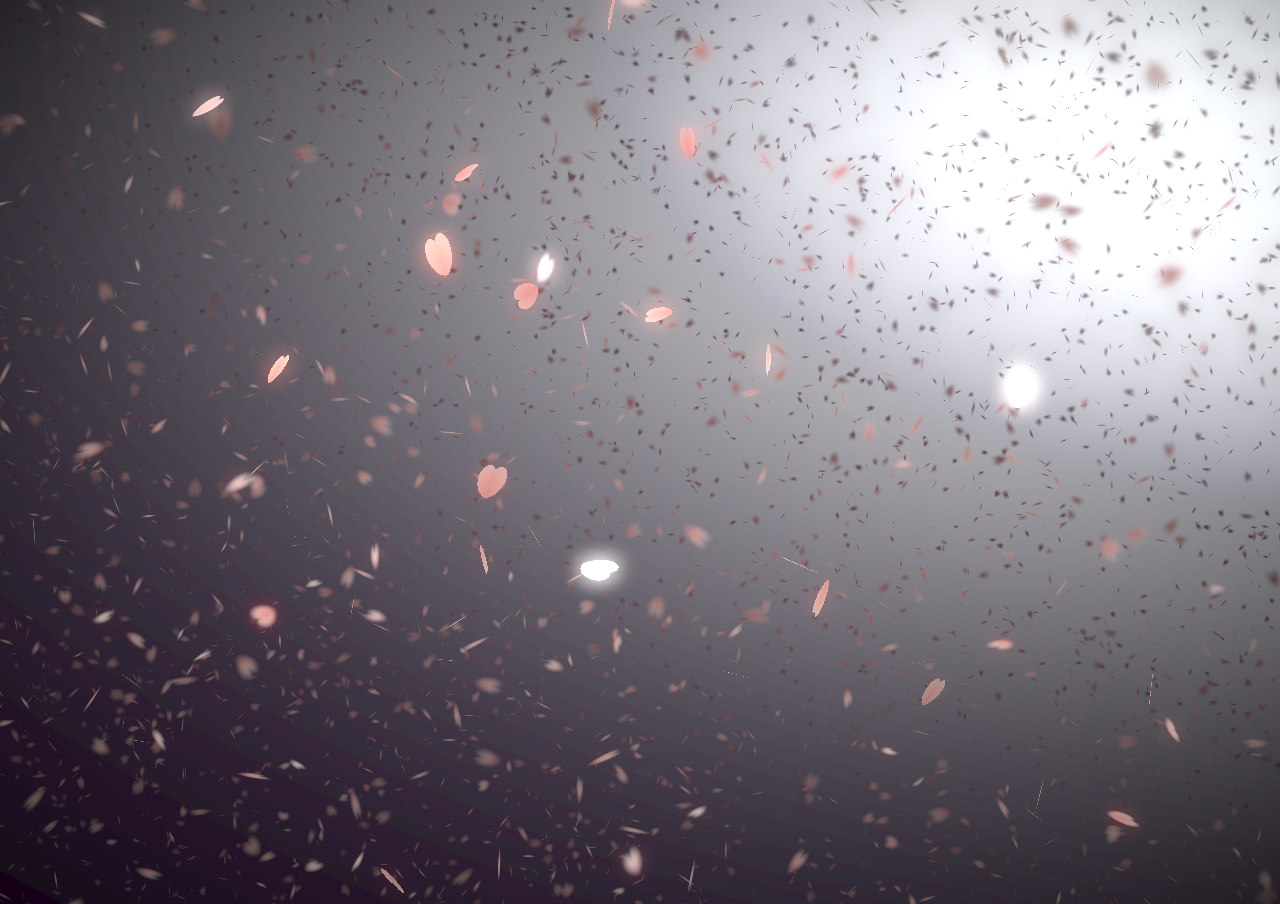
<file: js/test1.html>
<!doctype html>
<html>
<head>
<meta charset="utf-8">
<title>HTML5-漂亮的3D Canvas背景图形动画特效-找优质资源尽在【蓝文资源库】bluestep.cc</title>
<link rel="alternate" href="/atom.xml" title="风萧萧兮易水寒，" type="application/atom+xml">
</head>
<style>
body {
    padding:0;
    margin:0;
    overflow:hidden;
	height: 600px;
}
canvas {
    padding:0;
    margin:0;
}
div.btnbg {
    position:fixed;
    left:0;
    top:0;
}
</style>
<body>
<canvas id="sakura"></canvas>
<div class="btnbg">
</div>
<!-- sakura shader -->
<script id="sakura_point_vsh" type="x-shader/x_vertex">
uniform mat4 uProjection;
uniform mat4 uModelview;
uniform vec3 uResolution;
uniform vec3 uOffset;
uniform vec3 uDOF;  //x:focus distance, y:focus radius, z:max radius
uniform vec3 uFade; //x:start distance, y:half distance, z:near fade start

attribute vec3 aPosition;
attribute vec3 aEuler;
attribute vec2 aMisc; //x:size, y:fade

varying vec3 pposition;
varying float psize;
varying float palpha;
varying float pdist;

//varying mat3 rotMat;
varying vec3 normX;
varying vec3 normY;
varying vec3 normZ;
varying vec3 normal;

varying float diffuse;
varying float specular;
varying float rstop;
varying float distancefade;

void main(void) {
    // Projection is based on vertical angle
    vec4 pos = uModelview * vec4(aPosition + uOffset, 1.0);
    gl_Position = uProjection * pos;
    gl_PointSize = aMisc.x * uProjection[1][1] / -pos.z * uResolution.y * 0.5;
    
    pposition = pos.xyz;
    psize = aMisc.x;
    pdist = length(pos.xyz);
    palpha = smoothstep(0.0, 1.0, (pdist - 0.1) / uFade.z);
    
    vec3 elrsn = sin(aEuler);
    vec3 elrcs = cos(aEuler);
    mat3 rotx = mat3(
        1.0, 0.0, 0.0,
        0.0, elrcs.x, elrsn.x,
        0.0, -elrsn.x, elrcs.x
    );
    mat3 roty = mat3(
        elrcs.y, 0.0, -elrsn.y,
        0.0, 1.0, 0.0,
        elrsn.y, 0.0, elrcs.y
    );
    mat3 rotz = mat3(
        elrcs.z, elrsn.z, 0.0, 
        -elrsn.z, elrcs.z, 0.0,
        0.0, 0.0, 1.0
    );
    mat3 rotmat = rotx * roty * rotz;
    normal = rotmat[2];
    
    mat3 trrotm = mat3(
        rotmat[0][0], rotmat[1][0], rotmat[2][0],
        rotmat[0][1], rotmat[1][1], rotmat[2][1],
        rotmat[0][2], rotmat[1][2], rotmat[2][2]
    );
    normX = trrotm[0];
    normY = trrotm[1];
    normZ = trrotm[2];
    
    const vec3 lit = vec3(0.6917144638660746, 0.6917144638660746, -0.20751433915982237);
    
    float tmpdfs = dot(lit, normal);
    if(tmpdfs < 0.0) {
        normal = -normal;
        tmpdfs = dot(lit, normal);
    }
    diffuse = 0.4 + tmpdfs;
    
    vec3 eyev = normalize(-pos.xyz);
    if(dot(eyev, normal) > 0.0) {
        vec3 hv = normalize(eyev + lit);
        specular = pow(max(dot(hv, normal), 0.0), 20.0);
    }
    else {
        specular = 0.0;
    }
    
    rstop = clamp((abs(pdist - uDOF.x) - uDOF.y) / uDOF.z, 0.0, 1.0);
    rstop = pow(rstop, 0.5);
    //-0.69315 = ln(0.5)
    distancefade = min(1.0, exp((uFade.x - pdist) * 0.69315 / uFade.y));
}
</script>
<script id="sakura_point_fsh" type="x-shader/x_fragment">
#ifdef GL_ES
//precision mediump float;
precision highp float;
#endif

uniform vec3 uDOF;  //x:focus distance, y:focus radius, z:max radius
uniform vec3 uFade; //x:start distance, y:half distance, z:near fade start

const vec3 fadeCol = vec3(0.08, 0.03, 0.06);

varying vec3 pposition;
varying float psize;
varying float palpha;
varying float pdist;

//varying mat3 rotMat;
varying vec3 normX;
varying vec3 normY;
varying vec3 normZ;
varying vec3 normal;

varying float diffuse;
varying float specular;
varying float rstop;
varying float distancefade;

float ellipse(vec2 p, vec2 o, vec2 r) {
    vec2 lp = (p - o) / r;
    return length(lp) - 1.0;
}

void main(void) {
    vec3 p = vec3(gl_PointCoord - vec2(0.5, 0.5), 0.0) * 2.0;
    vec3 d = vec3(0.0, 0.0, -1.0);
    float nd = normZ.z; //dot(-normZ, d);
    if(abs(nd) < 0.0001) discard;
    
    float np = dot(normZ, p);
    vec3 tp = p + d * np / nd;
    vec2 coord = vec2(dot(normX, tp), dot(normY, tp));
    
    //angle = 15 degree
    const float flwrsn = 0.258819045102521;
    const float flwrcs = 0.965925826289068;
    mat2 flwrm = mat2(flwrcs, -flwrsn, flwrsn, flwrcs);
    vec2 flwrp = vec2(abs(coord.x), coord.y) * flwrm;
    
    float r;
    if(flwrp.x < 0.0) {
        r = ellipse(flwrp, vec2(0.065, 0.024) * 0.5, vec2(0.36, 0.96) * 0.5);
    }
    else {
        r = ellipse(flwrp, vec2(0.065, 0.024) * 0.5, vec2(0.58, 0.96) * 0.5);
    }
    
    if(r > rstop) discard;
    
    vec3 col = mix(vec3(1.0, 0.8, 0.75), vec3(1.0, 0.9, 0.87), r);
    float grady = mix(0.0, 1.0, pow(coord.y * 0.5 + 0.5, 0.35));
    col *= vec3(1.0, grady, grady);
    col *= mix(0.8, 1.0, pow(abs(coord.x), 0.3));
    col = col * diffuse + specular;
    
    col = mix(fadeCol, col, distancefade);
    
    float alpha = (rstop > 0.001)? (0.5 - r / (rstop * 2.0)) : 1.0;
    alpha = smoothstep(0.0, 1.0, alpha) * palpha;
    
    gl_FragColor = vec4(col * 0.5, alpha);
}
</script>
<!-- effects -->
<script id="fx_common_vsh" type="x-shader/x_vertex">
uniform vec3 uResolution;
attribute vec2 aPosition;

varying vec2 texCoord;
varying vec2 screenCoord;

void main(void) {
    gl_Position = vec4(aPosition, 0.0, 1.0);
    texCoord = aPosition.xy * 0.5 + vec2(0.5, 0.5);
    screenCoord = aPosition.xy * vec2(uResolution.z, 1.0);
}
</script>
<script id="bg_fsh" type="x-shader/x_fragment">
#ifdef GL_ES
//precision mediump float;
precision highp float;
#endif

uniform vec2 uTimes;

varying vec2 texCoord;
varying vec2 screenCoord;

void main(void) {
    vec3 col;
    float c;
    vec2 tmpv = texCoord * vec2(0.8, 1.0) - vec2(0.95, 1.0);
    c = exp(-pow(length(tmpv) * 1.8, 2.0));
    col = mix(vec3(0.02, 0.0, 0.03), vec3(0.96, 0.98, 1.0) * 1.5, c);
    gl_FragColor = vec4(col * 0.5, 1.0);
}
</script>
<script id="fx_brightbuf_fsh" type="x-shader/x_fragment">
#ifdef GL_ES
//precision mediump float;
precision highp float;
#endif
uniform sampler2D uSrc;
uniform vec2 uDelta;

varying vec2 texCoord;
varying vec2 screenCoord;

void main(void) {
    vec4 col = texture2D(uSrc, texCoord);
    gl_FragColor = vec4(col.rgb * 2.0 - vec3(0.5), 1.0);
}
</script>
<script id="fx_dirblur_r4_fsh" type="x-shader/x_fragment">
#ifdef GL_ES
//precision mediump float;
precision highp float;
#endif
uniform sampler2D uSrc;
uniform vec2 uDelta;
uniform vec4 uBlurDir; //dir(x, y), stride(z, w)

varying vec2 texCoord;
varying vec2 screenCoord;

void main(void) {
    vec4 col = texture2D(uSrc, texCoord);
    col = col + texture2D(uSrc, texCoord + uBlurDir.xy * uDelta);
    col = col + texture2D(uSrc, texCoord - uBlurDir.xy * uDelta);
    col = col + texture2D(uSrc, texCoord + (uBlurDir.xy + uBlurDir.zw) * uDelta);
    col = col + texture2D(uSrc, texCoord - (uBlurDir.xy + uBlurDir.zw) * uDelta);
    gl_FragColor = col / 5.0;
}
</script>
<!-- effect fragment shader template -->
<script id="fx_common_fsh" type="x-shader/x_fragment">
#ifdef GL_ES
//precision mediump float;
precision highp float;
#endif
uniform sampler2D uSrc;
uniform vec2 uDelta;

varying vec2 texCoord;
varying vec2 screenCoord;

void main(void) {
    gl_FragColor = texture2D(uSrc, texCoord);
}
</script>
<!-- post processing -->
<script id="pp_final_vsh" type="x-shader/x_vertex">
uniform vec3 uResolution;
attribute vec2 aPosition;
varying vec2 texCoord;
varying vec2 screenCoord;
void main(void) {
    gl_Position = vec4(aPosition, 0.0, 1.0);
    texCoord = aPosition.xy * 0.5 + vec2(0.5, 0.5);
    screenCoord = aPosition.xy * vec2(uResolution.z, 1.0);
}
</script>
<script id="pp_final_fsh" type="x-shader/x_fragment">
#ifdef GL_ES
//precision mediump float;
precision highp float;
#endif
uniform sampler2D uSrc;
uniform sampler2D uBloom;
uniform vec2 uDelta;
varying vec2 texCoord;
varying vec2 screenCoord;
void main(void) {
    vec4 srccol = texture2D(uSrc, texCoord) * 2.0;
    vec4 bloomcol = texture2D(uBloom, texCoord);
    vec4 col;
    col = srccol + bloomcol * (vec4(1.0) + srccol);
    col *= smoothstep(1.0, 0.0, pow(length((texCoord - vec2(0.5)) * 2.0), 1.2) * 0.5);
    col = pow(col, vec4(0.45454545454545)); //(1.0 / 2.2)
    
    gl_FragColor = vec4(col.rgb, 1.0);
    gl_FragColor.a = 1.0;
}
</script>
</body>
<script>
// Utilities
var Vector3 = {};
var Matrix44 = {};
Vector3.create = function(x, y, z) {
    return {'x':x, 'y':y, 'z':z};
};
Vector3.dot = function (v0, v1) {
    return v0.x * v1.x + v0.y * v1.y + v0.z * v1.z;
};
Vector3.cross = function (v, v0, v1) {
    v.x = v0.y * v1.z - v0.z * v1.y;
    v.y = v0.z * v1.x - v0.x * v1.z;
    v.z = v0.x * v1.y - v0.y * v1.x;
};
Vector3.normalize = function (v) {
    var l = v.x * v.x + v.y * v.y + v.z * v.z;
    if(l > 0.00001) {
        l = 1.0 / Math.sqrt(l);
        v.x *= l;
        v.y *= l;
        v.z *= l;
    }
};
Vector3.arrayForm = function(v) {
    if(v.array) {
        v.array[0] = v.x;
        v.array[1] = v.y;
        v.array[2] = v.z;
    }
    else {
        v.array = new Float32Array([v.x, v.y, v.z]);
    }
    return v.array;
};
Matrix44.createIdentity = function () {
    return new Float32Array([1.0, 0.0, 0.0, 0.0, 0.0, 1.0, 0.0, 0.0, 0.0, 0.0, 1.0, 0.0, 0.0, 0.0, 0.0, 1.0]);
};
Matrix44.loadProjection = function (m, aspect, vdeg, near, far) {
    var h = near * Math.tan(vdeg * Math.PI / 180.0 * 0.5) * 2.0;
    var w = h * aspect;
    
    m[0] = 2.0 * near / w;
    m[1] = 0.0;
    m[2] = 0.0;
    m[3] = 0.0;
    
    m[4] = 0.0;
    m[5] = 2.0 * near / h;
    m[6] = 0.0;
    m[7] = 0.0;
    
    m[8] = 0.0;
    m[9] = 0.0;
    m[10] = -(far + near) / (far - near);
    m[11] = -1.0;
    
    m[12] = 0.0;
    m[13] = 0.0;
    m[14] = -2.0 * far * near / (far - near);
    m[15] = 0.0;
};
Matrix44.loadLookAt = function (m, vpos, vlook, vup) {
    var frontv = Vector3.create(vpos.x - vlook.x, vpos.y - vlook.y, vpos.z - vlook.z);
    Vector3.normalize(frontv);
    var sidev = Vector3.create(1.0, 0.0, 0.0);
    Vector3.cross(sidev, vup, frontv);
    Vector3.normalize(sidev);
    var topv = Vector3.create(1.0, 0.0, 0.0);
    Vector3.cross(topv, frontv, sidev);
    Vector3.normalize(topv);
    
    m[0] = sidev.x;
    m[1] = topv.x;
    m[2] = frontv.x;
    m[3] = 0.0;
    
    m[4] = sidev.y;
    m[5] = topv.y;
    m[6] = frontv.y;
    m[7] = 0.0;
    
    m[8] = sidev.z;
    m[9] = topv.z;
    m[10] = frontv.z;
    m[11] = 0.0;
    
    m[12] = -(vpos.x * m[0] + vpos.y * m[4] + vpos.z * m[8]);
    m[13] = -(vpos.x * m[1] + vpos.y * m[5] + vpos.z * m[9]);
    m[14] = -(vpos.x * m[2] + vpos.y * m[6] + vpos.z * m[10]);
    m[15] = 1.0;
};

//
var timeInfo = {
    'start':0, 'prev':0, // Date
    'delta':0, 'elapsed':0 // Number(sec)
};

//
var gl;
var renderSpec = {
    'width':0,
    'height':0,
    'aspect':1,
    'array':new Float32Array(3),
    'halfWidth':0,
    'halfHeight':0,
    'halfArray':new Float32Array(3)
    // and some render targets. see setViewport()
};
renderSpec.setSize = function(w, h) {
    renderSpec.width = w;
    renderSpec.height = h;
    renderSpec.aspect = renderSpec.width / renderSpec.height;
    renderSpec.array[0] = renderSpec.width;
    renderSpec.array[1] = renderSpec.height;
    renderSpec.array[2] = renderSpec.aspect;
    
    renderSpec.halfWidth = Math.floor(w / 2);
    renderSpec.halfHeight = Math.floor(h / 2);
    renderSpec.halfArray[0] = renderSpec.halfWidth;
    renderSpec.halfArray[1] = renderSpec.halfHeight;
    renderSpec.halfArray[2] = renderSpec.halfWidth / renderSpec.halfHeight;
};

function deleteRenderTarget(rt) {
    gl.deleteFramebuffer(rt.frameBuffer);
    gl.deleteRenderbuffer(rt.renderBuffer);
    gl.deleteTexture(rt.texture);
}

function createRenderTarget(w, h) {
    var ret = {
        'width':w,
        'height':h,
        'sizeArray':new Float32Array([w, h, w / h]),
        'dtxArray':new Float32Array([1.0 / w, 1.0 / h])
    };
    ret.frameBuffer = gl.createFramebuffer();
    ret.renderBuffer = gl.createRenderbuffer();
    ret.texture = gl.createTexture();
    
    gl.bindTexture(gl.TEXTURE_2D, ret.texture);
    gl.texImage2D(gl.TEXTURE_2D, 0, gl.RGBA, w, h, 0, gl.RGBA, gl.UNSIGNED_BYTE, null);
    gl.texParameteri(gl.TEXTURE_2D, gl.TEXTURE_WRAP_S, gl.CLAMP_TO_EDGE);
    gl.texParameteri(gl.TEXTURE_2D, gl.TEXTURE_WRAP_T, gl.CLAMP_TO_EDGE);
    gl.texParameteri(gl.TEXTURE_2D, gl.TEXTURE_MAG_FILTER, gl.LINEAR);
    gl.texParameteri(gl.TEXTURE_2D, gl.TEXTURE_MIN_FILTER, gl.LINEAR);
    
    gl.bindFramebuffer(gl.FRAMEBUFFER, ret.frameBuffer);
    gl.framebufferTexture2D(gl.FRAMEBUFFER, gl.COLOR_ATTACHMENT0, gl.TEXTURE_2D, ret.texture, 0);
    
    gl.bindRenderbuffer(gl.RENDERBUFFER, ret.renderBuffer);
    gl.renderbufferStorage(gl.RENDERBUFFER, gl.DEPTH_COMPONENT16, w, h);
    gl.framebufferRenderbuffer(gl.FRAMEBUFFER, gl.DEPTH_ATTACHMENT, gl.RENDERBUFFER, ret.renderBuffer);
    
    gl.bindTexture(gl.TEXTURE_2D, null);
    gl.bindRenderbuffer(gl.RENDERBUFFER, null);
    gl.bindFramebuffer(gl.FRAMEBUFFER, null);
    
    return ret;
}

function compileShader(shtype, shsrc) {
	var retsh = gl.createShader(shtype);
	
	gl.shaderSource(retsh, shsrc);
	gl.compileShader(retsh);
	
	if(!gl.getShaderParameter(retsh, gl.COMPILE_STATUS)) {
		var errlog = gl.getShaderInfoLog(retsh);
		gl.deleteShader(retsh);
		console.error(errlog);
		return null;
	}
	return retsh;
}

function createShader(vtxsrc, frgsrc, uniformlist, attrlist) {
    var vsh = compileShader(gl.VERTEX_SHADER, vtxsrc);
    var fsh = compileShader(gl.FRAGMENT_SHADER, frgsrc);
    
    if(vsh == null || fsh == null) {
        return null;
    }
    
    var prog = gl.createProgram();
    gl.attachShader(prog, vsh);
    gl.attachShader(prog, fsh);
    
    gl.deleteShader(vsh);
    gl.deleteShader(fsh);
    
    gl.linkProgram(prog);
    if (!gl.getProgramParameter(prog, gl.LINK_STATUS)) {
        var errlog = gl.getProgramInfoLog(prog);
        console.error(errlog);
        return null;
    }
    
    if(uniformlist) {
        prog.uniforms = {};
        for(var i = 0; i < uniformlist.length; i++) {
            prog.uniforms[uniformlist[i]] = gl.getUniformLocation(prog, uniformlist[i]);
        }
    }
    
    if(attrlist) {
        prog.attributes = {};
        for(var i = 0; i < attrlist.length; i++) {
            var attr = attrlist[i];
            prog.attributes[attr] = gl.getAttribLocation(prog, attr);
        }
    }
    
    return prog;
}

function useShader(prog) {
    gl.useProgram(prog);
    for(var attr in prog.attributes) {
        gl.enableVertexAttribArray(prog.attributes[attr]);;
    }
}

function unuseShader(prog) {
    for(var attr in prog.attributes) {
        gl.disableVertexAttribArray(prog.attributes[attr]);;
    }
    gl.useProgram(null);
}

/////
var projection = {
    'angle':60,
    'nearfar':new Float32Array([0.1, 100.0]),
    'matrix':Matrix44.createIdentity()
};
var camera = {
    'position':Vector3.create(0, 0, 100),
    'lookat':Vector3.create(0, 0, 0),
    'up':Vector3.create(0, 1, 0),
    'dof':Vector3.create(10.0, 4.0, 8.0),
    'matrix':Matrix44.createIdentity()
};

var pointFlower = {};
var meshFlower = {};
var sceneStandBy = false;

var BlossomParticle = function () {
    this.velocity = new Array(3);
    this.rotation = new Array(3);
    this.position = new Array(3);
    this.euler = new Array(3);
    this.size = 1.0;
    this.alpha = 1.0;
    this.zkey = 0.0;
};

BlossomParticle.prototype.setVelocity = function (vx, vy, vz) {
    this.velocity[0] = vx;
    this.velocity[1] = vy;
    this.velocity[2] = vz;
};

BlossomParticle.prototype.setRotation = function (rx, ry, rz) {
    this.rotation[0] = rx;
    this.rotation[1] = ry;
    this.rotation[2] = rz;
};

BlossomParticle.prototype.setPosition = function (nx, ny, nz) {
    this.position[0] = nx;
    this.position[1] = ny;
    this.position[2] = nz;
};

BlossomParticle.prototype.setEulerAngles = function (rx, ry, rz) {
    this.euler[0] = rx;
    this.euler[1] = ry;
    this.euler[2] = rz;
};

BlossomParticle.prototype.setSize = function (s) {
    this.size = s;
};

BlossomParticle.prototype.update = function (dt, et) {
    this.position[0] += this.velocity[0] * dt;
    this.position[1] += this.velocity[1] * dt;
    this.position[2] += this.velocity[2] * dt;
    
    this.euler[0] += this.rotation[0] * dt;
    this.euler[1] += this.rotation[1] * dt;
    this.euler[2] += this.rotation[2] * dt;
};

function createPointFlowers() {
    // get point sizes
    var prm = gl.getParameter(gl.ALIASED_POINT_SIZE_RANGE);
    renderSpec.pointSize = {'min':prm[0], 'max':prm[1]};
    
    var vtxsrc = document.getElementById("sakura_point_vsh").textContent;
    var frgsrc = document.getElementById("sakura_point_fsh").textContent;
    
    pointFlower.program = createShader(
        vtxsrc, frgsrc,
        ['uProjection', 'uModelview', 'uResolution', 'uOffset', 'uDOF', 'uFade'],
        ['aPosition', 'aEuler', 'aMisc']
    );
    
    useShader(pointFlower.program);
    pointFlower.offset = new Float32Array([0.0, 0.0, 0.0]);
    pointFlower.fader = Vector3.create(0.0, 10.0, 0.0);
    
    // paramerters: velocity[3], rotate[3]
    pointFlower.numFlowers = 1600;
    pointFlower.particles = new Array(pointFlower.numFlowers);
    // vertex attributes {position[3], euler_xyz[3], size[1]}
    pointFlower.dataArray = new Float32Array(pointFlower.numFlowers * (3 + 3 + 2));
    pointFlower.positionArrayOffset = 0;
    pointFlower.eulerArrayOffset = pointFlower.numFlowers * 3;
    pointFlower.miscArrayOffset = pointFlower.numFlowers * 6;
    
    pointFlower.buffer = gl.createBuffer();
    gl.bindBuffer(gl.ARRAY_BUFFER, pointFlower.buffer);
    gl.bufferData(gl.ARRAY_BUFFER, pointFlower.dataArray, gl.DYNAMIC_DRAW);
    gl.bindBuffer(gl.ARRAY_BUFFER, null);
    
    unuseShader(pointFlower.program);
    
    for(var i = 0; i < pointFlower.numFlowers; i++) {
        pointFlower.particles[i] = new BlossomParticle();
    }
}

function initPointFlowers() {
    //area
    pointFlower.area = Vector3.create(20.0, 20.0, 20.0);
    pointFlower.area.x = pointFlower.area.y * renderSpec.aspect;
    
    pointFlower.fader.x = 10.0; //env fade start
    pointFlower.fader.y = pointFlower.area.z; //env fade half
    pointFlower.fader.z = 0.1;  //near fade start
    
    //particles
    var PI2 = Math.PI * 2.0;
    var tmpv3 = Vector3.create(0, 0, 0);
    var tmpv = 0;
    var symmetryrand = function() {return (Math.random() * 2.0 - 1.0);};
    for(var i = 0; i < pointFlower.numFlowers; i++) {
        var tmpprtcl = pointFlower.particles[i];
        
        //velocity
        tmpv3.x = symmetryrand() * 0.3 + 0.8;
        tmpv3.y = symmetryrand() * 0.2 - 1.0;
        tmpv3.z = symmetryrand() * 0.3 + 0.5;
        Vector3.normalize(tmpv3);
        tmpv = 2.0 + Math.random() * 1.0;
        tmpprtcl.setVelocity(tmpv3.x * tmpv, tmpv3.y * tmpv, tmpv3.z * tmpv);
        
        //rotation
        tmpprtcl.setRotation(
            symmetryrand() * PI2 * 0.5,
            symmetryrand() * PI2 * 0.5,
            symmetryrand() * PI2 * 0.5
        );
        
        //position
        tmpprtcl.setPosition(
            symmetryrand() * pointFlower.area.x,
            symmetryrand() * pointFlower.area.y,
            symmetryrand() * pointFlower.area.z
        );
        
        //euler
        tmpprtcl.setEulerAngles(
            Math.random() * Math.PI * 2.0,
            Math.random() * Math.PI * 2.0,
            Math.random() * Math.PI * 2.0
        );
        
        //size
        tmpprtcl.setSize(0.9 + Math.random() * 0.1);
    }
}

function renderPointFlowers() {
    //update
    var PI2 = Math.PI * 2.0;
    var limit = [pointFlower.area.x, pointFlower.area.y, pointFlower.area.z];
    var repeatPos = function (prt, cmp, limit) {
        if(Math.abs(prt.position[cmp]) - prt.size * 0.5 > limit) {
            //out of area
            if(prt.position[cmp] > 0) {
                prt.position[cmp] -= limit * 2.0;
            }
            else {
                prt.position[cmp] += limit * 2.0;
            }
        }
    };
    var repeatEuler = function (prt, cmp) {
        prt.euler[cmp] = prt.euler[cmp] % PI2;
        if(prt.euler[cmp] < 0.0) {
            prt.euler[cmp] += PI2;
        }
    };
    
    for(var i = 0; i < pointFlower.numFlowers; i++) {
        var prtcl = pointFlower.particles[i];
        prtcl.update(timeInfo.delta, timeInfo.elapsed);
        repeatPos(prtcl, 0, pointFlower.area.x);
        repeatPos(prtcl, 1, pointFlower.area.y);
        repeatPos(prtcl, 2, pointFlower.area.z);
        repeatEuler(prtcl, 0);
        repeatEuler(prtcl, 1);
        repeatEuler(prtcl, 2);
        
        prtcl.alpha = 1.0;//(pointFlower.area.z - prtcl.position[2]) * 0.5;
        
        prtcl.zkey = (camera.matrix[2] * prtcl.position[0]
                    + camera.matrix[6] * prtcl.position[1]
                    + camera.matrix[10] * prtcl.position[2]
                    + camera.matrix[14]);
    }
    
    // sort
    pointFlower.particles.sort(function(p0, p1){return p0.zkey - p1.zkey;});
    
    // update data
    var ipos = pointFlower.positionArrayOffset;
    var ieuler = pointFlower.eulerArrayOffset;
    var imisc = pointFlower.miscArrayOffset;
    for(var i = 0; i < pointFlower.numFlowers; i++) {
        var prtcl = pointFlower.particles[i];
        pointFlower.dataArray[ipos] = prtcl.position[0];
        pointFlower.dataArray[ipos + 1] = prtcl.position[1];
        pointFlower.dataArray[ipos + 2] = prtcl.position[2];
        ipos += 3;
        pointFlower.dataArray[ieuler] = prtcl.euler[0];
        pointFlower.dataArray[ieuler + 1] = prtcl.euler[1];
        pointFlower.dataArray[ieuler + 2] = prtcl.euler[2];
        ieuler += 3;
        pointFlower.dataArray[imisc] = prtcl.size;
        pointFlower.dataArray[imisc + 1] = prtcl.alpha;
        imisc += 2;
    }
    
    //draw
    gl.enable(gl.BLEND);
    //gl.disable(gl.DEPTH_TEST);
    gl.blendFunc(gl.SRC_ALPHA, gl.ONE_MINUS_SRC_ALPHA);
    
    var prog = pointFlower.program;
    useShader(prog);
    
    gl.uniformMatrix4fv(prog.uniforms.uProjection, false, projection.matrix);
    gl.uniformMatrix4fv(prog.uniforms.uModelview, false, camera.matrix);
    gl.uniform3fv(prog.uniforms.uResolution, renderSpec.array);
    gl.uniform3fv(prog.uniforms.uDOF, Vector3.arrayForm(camera.dof));
    gl.uniform3fv(prog.uniforms.uFade, Vector3.arrayForm(pointFlower.fader));
    
    gl.bindBuffer(gl.ARRAY_BUFFER, pointFlower.buffer);
    gl.bufferData(gl.ARRAY_BUFFER, pointFlower.dataArray, gl.DYNAMIC_DRAW);
    
    gl.vertexAttribPointer(prog.attributes.aPosition, 3, gl.FLOAT, false, 0, pointFlower.positionArrayOffset * Float32Array.BYTES_PER_ELEMENT);
    gl.vertexAttribPointer(prog.attributes.aEuler, 3, gl.FLOAT, false, 0, pointFlower.eulerArrayOffset * Float32Array.BYTES_PER_ELEMENT);
    gl.vertexAttribPointer(prog.attributes.aMisc, 2, gl.FLOAT, false, 0, pointFlower.miscArrayOffset * Float32Array.BYTES_PER_ELEMENT);
    
    // doubler
    for(var i = 1; i < 2; i++) {
        var zpos = i * -2.0;
        pointFlower.offset[0] = pointFlower.area.x * -1.0;
        pointFlower.offset[1] = pointFlower.area.y * -1.0;
        pointFlower.offset[2] = pointFlower.area.z * zpos;
        gl.uniform3fv(prog.uniforms.uOffset, pointFlower.offset);
        gl.drawArrays(gl.POINT, 0, pointFlower.numFlowers);
        
        pointFlower.offset[0] = pointFlower.area.x * -1.0;
        pointFlower.offset[1] = pointFlower.area.y *  1.0;
        pointFlower.offset[2] = pointFlower.area.z * zpos;
        gl.uniform3fv(prog.uniforms.uOffset, pointFlower.offset);
        gl.drawArrays(gl.POINT, 0, pointFlower.numFlowers);
        
        pointFlower.offset[0] = pointFlower.area.x *  1.0;
        pointFlower.offset[1] = pointFlower.area.y * -1.0;
        pointFlower.offset[2] = pointFlower.area.z * zpos;
        gl.uniform3fv(prog.uniforms.uOffset, pointFlower.offset);
        gl.drawArrays(gl.POINT, 0, pointFlower.numFlowers);
        
        pointFlower.offset[0] = pointFlower.area.x *  1.0;
        pointFlower.offset[1] = pointFlower.area.y *  1.0;
        pointFlower.offset[2] = pointFlower.area.z * zpos;
        gl.uniform3fv(prog.uniforms.uOffset, pointFlower.offset);
        gl.drawArrays(gl.POINT, 0, pointFlower.numFlowers);
    }
    
    //main
    pointFlower.offset[0] = 0.0;
    pointFlower.offset[1] = 0.0;
    pointFlower.offset[2] = 0.0;
    gl.uniform3fv(prog.uniforms.uOffset, pointFlower.offset);
    gl.drawArrays(gl.POINT, 0, pointFlower.numFlowers);
    
    gl.bindBuffer(gl.ARRAY_BUFFER, null);
    unuseShader(prog);
    
    gl.enable(gl.DEPTH_TEST);
    gl.disable(gl.BLEND);
}

// effects
//common util
function createEffectProgram(vtxsrc, frgsrc, exunifs, exattrs) {
    var ret = {};
    var unifs = ['uResolution', 'uSrc', 'uDelta'];
    if(exunifs) {
        unifs = unifs.concat(exunifs);
    }
    var attrs = ['aPosition'];
    if(exattrs) {
        attrs = attrs.concat(exattrs);
    }
    
    ret.program = createShader(vtxsrc, frgsrc, unifs, attrs);
    useShader(ret.program);
    
    ret.dataArray = new Float32Array([
        -1.0, -1.0,
         1.0, -1.0,
        -1.0,  1.0,
         1.0,  1.0
    ]);
    ret.buffer = gl.createBuffer();
    gl.bindBuffer(gl.ARRAY_BUFFER, ret.buffer);
    gl.bufferData(gl.ARRAY_BUFFER, ret.dataArray, gl.STATIC_DRAW);
    
    gl.bindBuffer(gl.ARRAY_BUFFER, null);
    unuseShader(ret.program);
    
    return ret;
}

// basic usage
// useEffect(prog, srctex({'texture':texid, 'dtxArray':(f32)[dtx, dty]})); //basic initialize
// gl.uniform**(...); //additional uniforms
// drawEffect()
// unuseEffect(prog)
// TEXTURE0 makes src
function useEffect(fxobj, srctex) {
    var prog = fxobj.program;
    useShader(prog);
    gl.uniform3fv(prog.uniforms.uResolution, renderSpec.array);
    
    if(srctex != null) {
        gl.uniform2fv(prog.uniforms.uDelta, srctex.dtxArray);
        gl.uniform1i(prog.uniforms.uSrc, 0);
        
        gl.activeTexture(gl.TEXTURE0);
        gl.bindTexture(gl.TEXTURE_2D, srctex.texture);
    }
}
function drawEffect(fxobj) {
    gl.bindBuffer(gl.ARRAY_BUFFER, fxobj.buffer);
    gl.vertexAttribPointer(fxobj.program.attributes.aPosition, 2, gl.FLOAT, false, 0, 0);
    gl.drawArrays(gl.TRIANGLE_STRIP, 0, 4);
}
function unuseEffect(fxobj) {
    unuseShader(fxobj.program);
}

var effectLib = {};
function createEffectLib() {
    
    var vtxsrc, frgsrc;
    //common
    var cmnvtxsrc = document.getElementById("fx_common_vsh").textContent;
    
    //background
    frgsrc = document.getElementById("bg_fsh").textContent;
    effectLib.sceneBg = createEffectProgram(cmnvtxsrc, frgsrc, ['uTimes'], null);
    
    // make brightpixels buffer
    frgsrc = document.getElementById("fx_brightbuf_fsh").textContent;
    effectLib.mkBrightBuf = createEffectProgram(cmnvtxsrc, frgsrc, null, null);
    
    // direction blur
    frgsrc = document.getElementById("fx_dirblur_r4_fsh").textContent;
    effectLib.dirBlur = createEffectProgram(cmnvtxsrc, frgsrc, ['uBlurDir'], null);
    
    //final composite
    vtxsrc = document.getElementById("pp_final_vsh").textContent;
    frgsrc = document.getElementById("pp_final_fsh").textContent;
    effectLib.finalComp = createEffectProgram(vtxsrc, frgsrc, ['uBloom'], null);
}

// background
function createBackground() {
    //console.log("create background");
}
function initBackground() {
    //console.log("init background");
}
function renderBackground() {
    gl.disable(gl.DEPTH_TEST);
    
    useEffect(effectLib.sceneBg, null);
    gl.uniform2f(effectLib.sceneBg.program.uniforms.uTimes, timeInfo.elapsed, timeInfo.delta);
    drawEffect(effectLib.sceneBg);
    unuseEffect(effectLib.sceneBg);
    
    gl.enable(gl.DEPTH_TEST);
}

// post process
var postProcess = {};
function createPostProcess() {
    //console.log("create post process");
}
function initPostProcess() {
    //console.log("init post process");
}

function renderPostProcess() {
    gl.enable(gl.TEXTURE_2D);
    gl.disable(gl.DEPTH_TEST);
    var bindRT = function (rt, isclear) {
        gl.bindFramebuffer(gl.FRAMEBUFFER, rt.frameBuffer);
        gl.viewport(0, 0, rt.width, rt.height);
        if(isclear) {
            gl.clearColor(0, 0, 0, 0);
            gl.clear(gl.COLOR_BUFFER_BIT | gl.DEPTH_BUFFER_BIT);
        }
    };
    
    //make bright buff
    bindRT(renderSpec.wHalfRT0, true);
    useEffect(effectLib.mkBrightBuf, renderSpec.mainRT);
    drawEffect(effectLib.mkBrightBuf);
    unuseEffect(effectLib.mkBrightBuf);
    
    // make bloom
    for(var i = 0; i < 2; i++) {
        var p = 1.5 + 1 * i;
        var s = 2.0 + 1 * i;
        bindRT(renderSpec.wHalfRT1, true);
        useEffect(effectLib.dirBlur, renderSpec.wHalfRT0);
        gl.uniform4f(effectLib.dirBlur.program.uniforms.uBlurDir, p, 0.0, s, 0.0);
        drawEffect(effectLib.dirBlur);
        unuseEffect(effectLib.dirBlur);
        
        bindRT(renderSpec.wHalfRT0, true);
        useEffect(effectLib.dirBlur, renderSpec.wHalfRT1);
        gl.uniform4f(effectLib.dirBlur.program.uniforms.uBlurDir, 0.0, p, 0.0, s);
        drawEffect(effectLib.dirBlur);
        unuseEffect(effectLib.dirBlur);
    }
    
    //display
    gl.bindFramebuffer(gl.FRAMEBUFFER, null);
    gl.viewport(0, 0, renderSpec.width, renderSpec.height);
    gl.clear(gl.COLOR_BUFFER_BIT | gl.DEPTH_BUFFER_BIT);
    
    useEffect(effectLib.finalComp, renderSpec.mainRT);
    gl.uniform1i(effectLib.finalComp.program.uniforms.uBloom, 1);
    gl.activeTexture(gl.TEXTURE1);
    gl.bindTexture(gl.TEXTURE_2D, renderSpec.wHalfRT0.texture);
    drawEffect(effectLib.finalComp);
    unuseEffect(effectLib.finalComp);
    
    gl.enable(gl.DEPTH_TEST);
}

/////
var SceneEnv = {};
function createScene() {
    createEffectLib();
    createBackground();
    createPointFlowers();
    createPostProcess();
    sceneStandBy = true;
}

function initScene() {
    initBackground();
    initPointFlowers();
    initPostProcess();
    
    //camera.position.z = 17.320508;
    camera.position.z = pointFlower.area.z + projection.nearfar[0];
    projection.angle = Math.atan2(pointFlower.area.y, camera.position.z + pointFlower.area.z) * 180.0 / Math.PI * 2.0;
    Matrix44.loadProjection(projection.matrix, renderSpec.aspect, projection.angle, projection.nearfar[0], projection.nearfar[1]);
}

function renderScene() {
    //draw
    Matrix44.loadLookAt(camera.matrix, camera.position, camera.lookat, camera.up);
    
    gl.enable(gl.DEPTH_TEST);
    
    //gl.bindFramebuffer(gl.FRAMEBUFFER, null);
    gl.bindFramebuffer(gl.FRAMEBUFFER, renderSpec.mainRT.frameBuffer);
    gl.viewport(0, 0, renderSpec.mainRT.width, renderSpec.mainRT.height);
    gl.clearColor(0.005, 0, 0.05, 0);
    gl.clear(gl.COLOR_BUFFER_BIT | gl.DEPTH_BUFFER_BIT);
    
    renderBackground();
    renderPointFlowers();
    renderPostProcess();
}

/////
function onResize(e) {
    makeCanvasFullScreen(document.getElementById("sakura"));
    setViewports();
    if(sceneStandBy) {
        initScene();
    }
}

function setViewports() {
    renderSpec.setSize(gl.canvas.width, gl.canvas.height);
    
    gl.clearColor(0.2, 0.2, 0.5, 1.0);
    gl.viewport(0, 0, renderSpec.width, renderSpec.height);
    
    var rtfunc = function (rtname, rtw, rth) {
        var rt = renderSpec[rtname];
        if(rt) deleteRenderTarget(rt);
        renderSpec[rtname] = createRenderTarget(rtw, rth);
    };
    rtfunc('mainRT', renderSpec.width, renderSpec.height);
    rtfunc('wFullRT0', renderSpec.width, renderSpec.height);
    rtfunc('wFullRT1', renderSpec.width, renderSpec.height);
    rtfunc('wHalfRT0', renderSpec.halfWidth, renderSpec.halfHeight);
    rtfunc('wHalfRT1', renderSpec.halfWidth, renderSpec.halfHeight);
}

function render() {
    renderScene();
}

var animating = true;
function toggleAnimation(elm) {
    animating ^= true;
    if(animating) animate();
    if(elm) {
        elm.innerHTML = animating? "Stop":"Start";
    }
}

function stepAnimation() {
    if(!animating) animate();
}

function animate() {
    var curdate = new Date();
    timeInfo.elapsed = (curdate - timeInfo.start) / 1000.0;
    timeInfo.delta = (curdate - timeInfo.prev) / 1000.0;
    timeInfo.prev = curdate;
    
    if(animating) requestAnimationFrame(animate);
    render();
}

function makeCanvasFullScreen(canvas) {
    var b = document.body;
	var d = document.documentElement;
	fullw = Math.max(b.clientWidth , b.scrollWidth, d.scrollWidth, d.clientWidth);
	fullh = Math.max(b.clientHeight , b.scrollHeight, d.scrollHeight, d.clientHeight);
	canvas.width = fullw;
	canvas.height = fullh;
}

window.addEventListener('load', function(e) {
    var canvas = document.getElementById("sakura");
    try {
        makeCanvasFullScreen(canvas);
        gl = canvas.getContext('experimental-webgl');
    } catch(e) {
        alert("WebGL not supported." + e);
        console.error(e);
        return;
    }
    
    window.addEventListener('resize', onResize);
    
    setViewports();
    createScene();
    initScene();
    
    timeInfo.start = new Date();
    timeInfo.prev = timeInfo.start;
    animate();
});

//set window.requestAnimationFrame
(function (w, r) {
    w['r'+r] = w['r'+r] || w['webkitR'+r] || w['mozR'+r] || w['msR'+r] || w['oR'+r] || function(c){ w.setTimeout(c, 1000 / 60); };
})(window, 'equestAnimationFrame');
</script>
</html>
</file>
